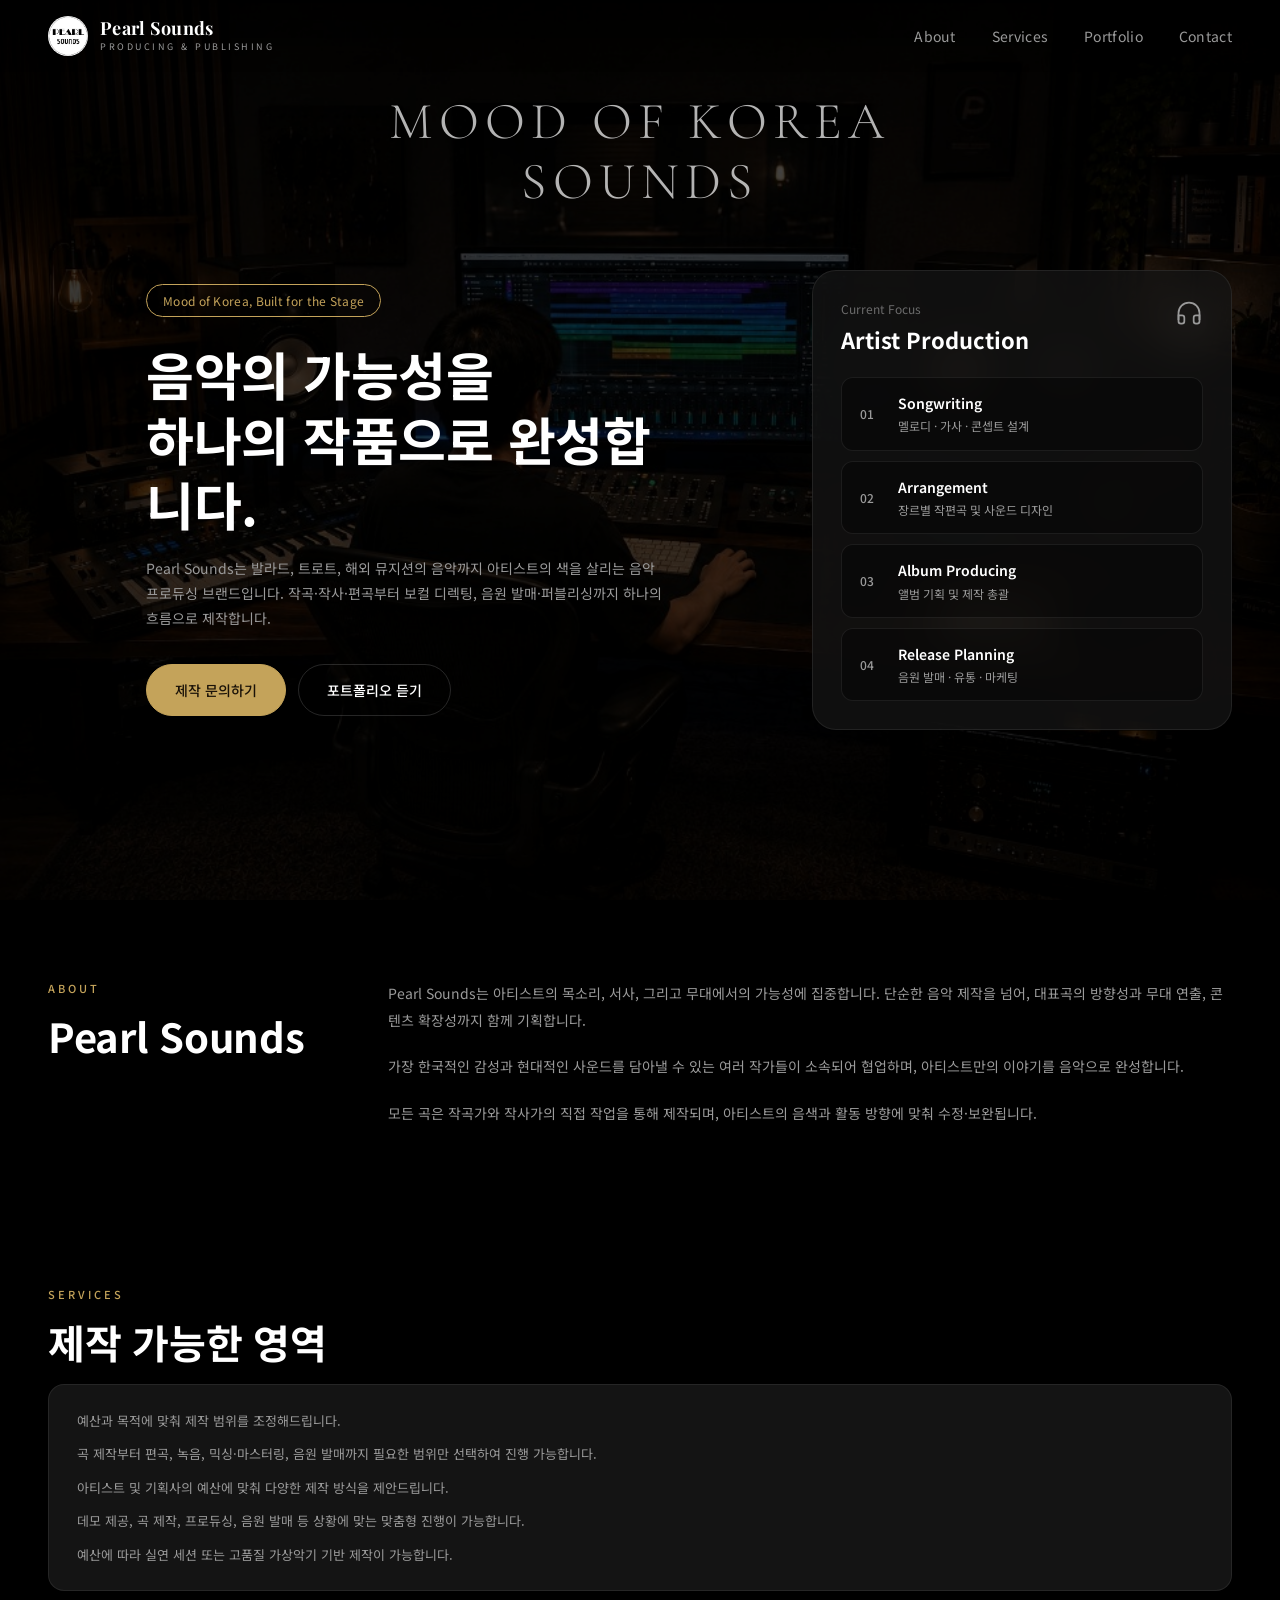
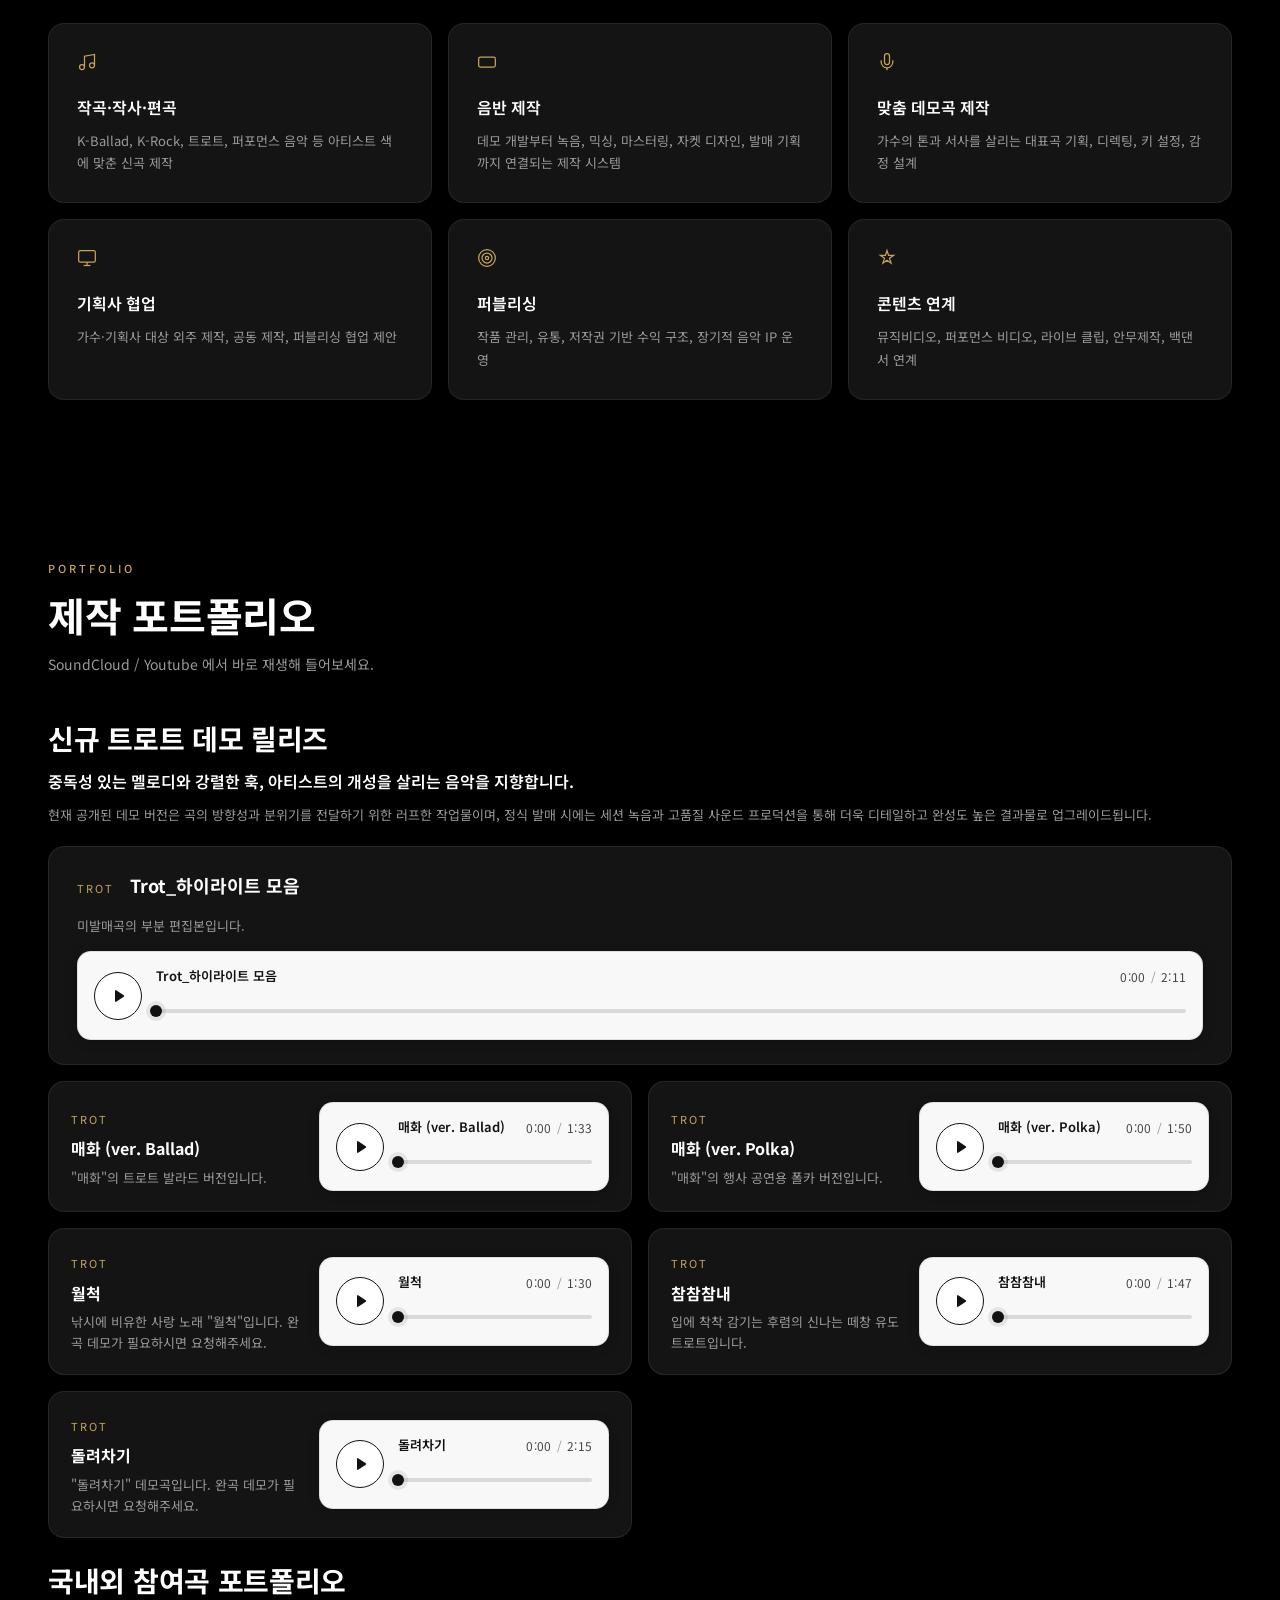
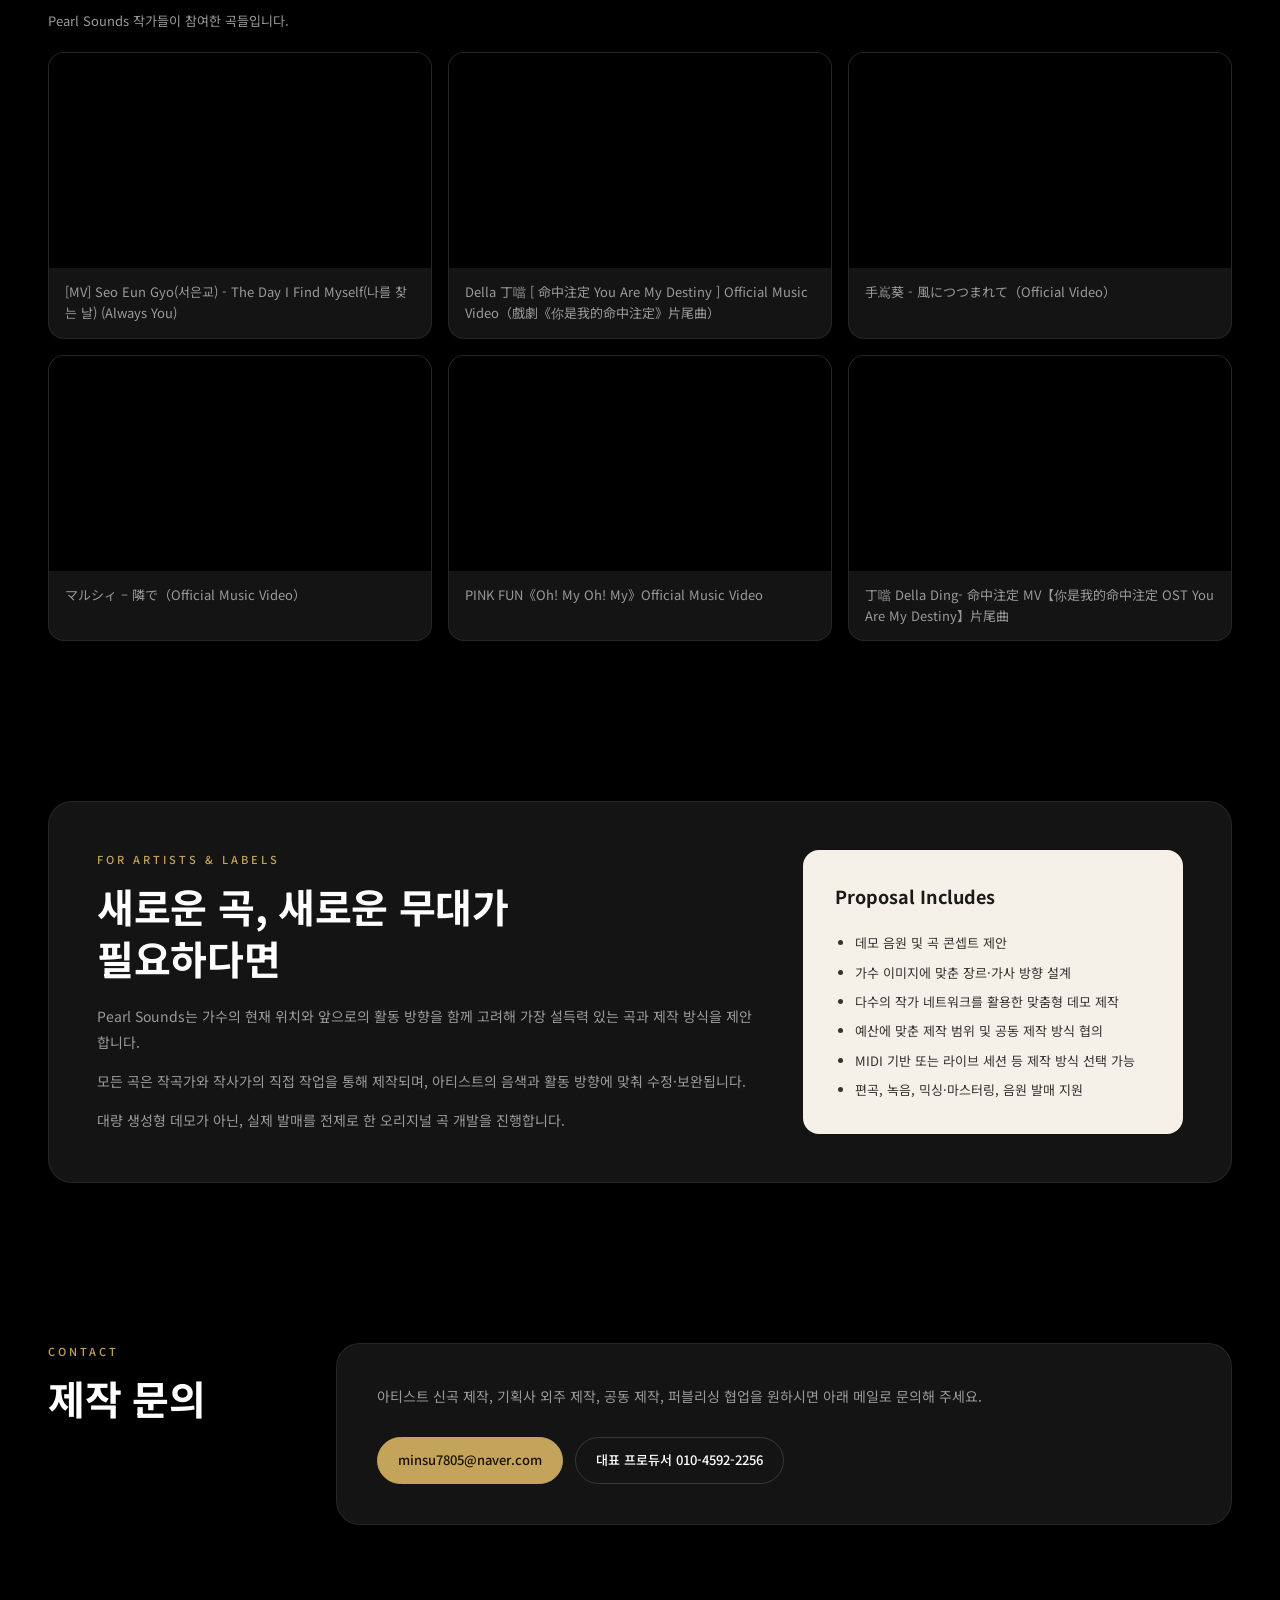
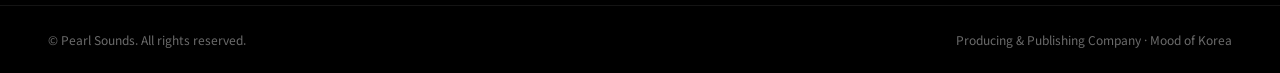
<file: index.html>
<!DOCTYPE html>
<html lang="ko">
<head>
  <meta charset="UTF-8">
  <meta name="viewport" content="width=device-width, initial-scale=1.0">
  <meta name="referrer" content="strict-origin-when-cross-origin">
  <title>Pearl Sounds — Producing & Publishing</title>
  <link rel="icon" href="images/logo.png" type="image/png">
  <link rel="apple-touch-icon" href="images/logo.png">
  <link rel="preconnect" href="https://fonts.googleapis.com">
  <link rel="preconnect" href="https://fonts.gstatic.com" crossorigin>
  <link href="https://fonts.googleapis.com/css2?family=Cormorant+Garamond:wght@300;400&family=Noto+Sans+KR:wght@300;400;500;600;700&family=Playfair+Display:wght@600;700&display=swap" rel="stylesheet">
  <link rel="stylesheet" href="styles.css">
  <style>
    /* 인라인 백업 스타일 - styles.css 로드 실패 시에도 표시 */
    body { background: #000; color: #fff; margin: 0; font-family: 'Noto Sans KR', sans-serif; }
  </style>
</head>
<body>

  <!-- Header -->
  <header class="header">
    <a href="#" class="logo">
      <img src="images/logo.png" alt="" class="logo-icon" width="40" height="40">
      <span class="logo-text">
        <span class="logo-name">Pearl Sounds</span>
        <span class="logo-tagline">PRODUCING &amp; PUBLISHING</span>
      </span>
    </a>
    <nav class="nav">
      <a href="#about">About</a>
      <a href="#services">Services</a>
      <a href="#portfolio">Portfolio</a>
      <a href="#contact">Contact</a>
    </nav>
    <button class="menu-toggle" aria-label="메뉴 열기">
      <span></span><span></span><span></span>
    </button>
  </header>

  <!-- Hero -->
  <section class="hero" id="home">
    <div class="hero-overlay"></div>
    <p class="hero-slogan" aria-hidden="true">Mood of Korea<br>Sounds</p>
    <div class="hero-content">
      <div class="hero-left">
        <span class="badge">Mood of Korea, Built for the Stage</span>
        <h1 class="hero-title">음악의 가능성을<br>하나의 작품으로 완성합니다.</h1>
        <p class="hero-desc">
          Pearl Sounds는 발라드, 트로트, 해외 뮤지션의 음악까지 아티스트의 색을 살리는
          음악 프로듀싱 브랜드입니다. 작곡·작사·편곡부터 보컬 디렉팅, 음원 발매·퍼블리싱까지
          하나의 흐름으로 제작합니다.
        </p>
        <div class="hero-buttons">
          <a href="#contact" class="btn btn-primary">제작 문의하기</a>
          <a href="#portfolio" class="btn btn-outline">포트폴리오 듣기</a>
        </div>
      </div>
      <div class="hero-card">
        <div class="hero-card-header">
          <div>
            <span class="card-label">Current Focus</span>
            <h2 class="card-title">Artist Production</h2>
          </div>
          <svg class="headphone-icon" width="28" height="28" viewBox="0 0 24 24" fill="none" stroke="currentColor" stroke-width="1.5">
            <path d="M3 18v-6a9 9 0 0 1 18 0v6"/>
            <path d="M21 19a2 2 0 0 1-2 2h-1a2 2 0 0 1-2-2v-3a2 2 0 0 1 2-2h3zM3 19a2 2 0 0 0 2 2h1a2 2 0 0 0 2-2v-3a2 2 0 0 0-2-2H3z"/>
          </svg>
        </div>
        <ul class="focus-list">
          <li>
            <span class="focus-num">01</span>
            <div>
              <strong>Songwriting</strong>
              <span>멜로디 · 가사 · 콘셉트 설계</span>
            </div>
          </li>
          <li>
            <span class="focus-num">02</span>
            <div>
              <strong>Arrangement</strong>
              <span>장르별 작편곡 및 사운드 디자인</span>
            </div>
          </li>
          <li>
            <span class="focus-num">03</span>
            <div>
              <strong>Album Producing</strong>
              <span>앨범 기획 및 제작 총괄</span>
            </div>
          </li>
          <li>
            <span class="focus-num">04</span>
            <div>
              <strong>Release Planning</strong>
              <span>음원 발매 · 유통 · 마케팅</span>
            </div>
          </li>
        </ul>
      </div>
    </div>
  </section>

  <main class="main">

    <!-- About -->
    <section class="section about" id="about">
      <div class="section-inner about-grid">
        <div class="about-left">
          <span class="section-label">ABOUT</span>
          <h2 class="section-title">Pearl Sounds</h2>
        </div>
        <div class="about-right">
          <p>Pearl Sounds는 아티스트의 목소리, 서사, 그리고 무대에서의 가능성에 집중합니다. 단순한 음악 제작을 넘어, 대표곡의 방향성과 무대 연출, 콘텐츠 확장성까지 함께 기획합니다.</p>
          <p>가장 한국적인 감성과 현대적인 사운드를 담아낼 수 있는 여러 작가들이 소속되어 협업하며, 아티스트만의 이야기를 음악으로 완성합니다.</p>
          <p>모든 곡은 작곡가와 작사가의 직접 작업을 통해 제작되며, 아티스트의 음색과 활동 방향에 맞춰 수정·보완됩니다.</p>
        </div>
      </div>
    </section>

    <!-- Services -->
    <section class="section services" id="services">
      <div class="section-inner">
        <span class="section-label">SERVICES</span>
        <h2 class="section-title">제작 가능한 영역</h2>
        <div class="services-note">
          <p>예산과 목적에 맞춰 제작 범위를 조정해드립니다.</p>
          <p>곡 제작부터 편곡, 녹음, 믹싱·마스터링, 음원 발매까지 필요한 범위만 선택하여 진행 가능합니다.</p>
          <p>아티스트 및 기획사의 예산에 맞춰 다양한 제작 방식을 제안드립니다.</p>
          <p>데모 제공, 곡 제작, 프로듀싱, 음원 발매 등 상황에 맞는 맞춤형 진행이 가능합니다.</p>
          <p>예산에 따라 실연 세션 또는 고품질 가상악기 기반 제작이 가능합니다.</p>
        </div>
        <div class="services-grid">
          <article class="service-card">
            <svg class="service-icon" viewBox="0 0 24 24" fill="none" stroke="currentColor" stroke-width="1.5"><path d="M9 18V5l12-2v13"/><circle cx="6" cy="18" r="3"/><circle cx="18" cy="16" r="3"/></svg>
            <h3>작곡·작사·편곡</h3>
            <p>K-Ballad, K-Rock, 트로트, 퍼포먼스 음악 등 아티스트 색에 맞춘 신곡 제작</p>
          </article>
          <article class="service-card">
            <svg class="service-icon" viewBox="0 0 24 24" fill="none" stroke="currentColor" stroke-width="1.5"><rect x="2" y="6" width="20" height="12" rx="2"/><path d="M6 12h.01M10 12h.01M14 12h.01M18 12h.01"/></svg>
            <h3>음반 제작</h3>
            <p>데모 개발부터 녹음, 믹싱, 마스터링, 자켓 디자인, 발매 기획까지 연결되는 제작 시스템</p>
          </article>
          <article class="service-card">
            <svg class="service-icon" viewBox="0 0 24 24" fill="none" stroke="currentColor" stroke-width="1.5"><path d="M12 2a3 3 0 0 0-3 3v7a3 3 0 0 0 6 0V5a3 3 0 0 0-3-3Z"/><path d="M19 10v2a7 7 0 0 1-14 0v-2"/><line x1="12" x2="12" y1="19" y2="22"/></svg>
            <h3>맞춤 데모곡 제작</h3>
            <p>가수의 톤과 서사를 살리는 대표곡 기획, 디렉팅, 키 설정, 감정 설계</p>
          </article>
          <article class="service-card">
            <svg class="service-icon" viewBox="0 0 24 24" fill="none" stroke="currentColor" stroke-width="1.5"><rect x="2" y="3" width="20" height="14" rx="2"/><line x1="8" x2="16" y1="21" y2="21"/><line x1="12" x2="12" y1="17" y2="21"/></svg>
            <h3>기획사 협업</h3>
            <p>가수·기획사 대상 외주 제작, 공동 제작, 퍼블리싱 협업 제안</p>
          </article>
          <article class="service-card">
            <svg class="service-icon" viewBox="0 0 24 24" fill="none" stroke="currentColor" stroke-width="1.5"><circle cx="12" cy="12" r="10"/><circle cx="12" cy="12" r="6"/><circle cx="12" cy="12" r="2"/></svg>
            <h3>퍼블리싱</h3>
            <p>작품 관리, 유통, 저작권 기반 수익 구조, 장기적 음악 IP 운영</p>
          </article>
          <article class="service-card">
            <svg class="service-icon" viewBox="0 0 24 24" fill="none" stroke="currentColor" stroke-width="1.5"><path d="m12 3-1.9 5.8H4l5 3.6-1.9 5.8L12 14.6l4.9 3.6-1.9-5.8 5-3.6h-6.1Z"/></svg>
            <h3>콘텐츠 연계</h3>
            <p>뮤직비디오, 퍼포먼스 비디오, 라이브 클립, 안무제작, 백댄서 연계</p>
          </article>
        </div>
      </div>
    </section>

    <!-- Portfolio -->
    <section class="section portfolio" id="portfolio">
      <div class="section-inner">
        <span class="section-label">PORTFOLIO</span>
        <h2 class="section-title">제작 포트폴리오</h2>
        <p class="portfolio-desc">SoundCloud / Youtube 에서 바로 재생해 들어보세요.</p>
        <div class="portfolio-list" id="portfolio-list"></div>
      </div>
    </section>

    <!-- Artists & Labels -->
    <section class="section artists" id="artists">
      <div class="section-inner artists-box">
        <div class="artists-left">
          <span class="section-label">FOR ARTISTS &amp; LABELS</span>
          <h2 class="section-title">새로운 곡, 새로운 무대가<br>필요하다면</h2>
          <p class="artists-desc">Pearl Sounds는 가수의 현재 위치와 앞으로의 활동 방향을 함께 고려해 가장 설득력 있는 곡과 제작 방식을 제안합니다.</p>
          <p class="artists-desc">모든 곡은 작곡가와 작사가의 직접 작업을 통해 제작되며, 아티스트의 음색과 활동 방향에 맞춰 수정·보완됩니다.</p>
          <p class="artists-desc">대량 생성형 데모가 아닌, 실제 발매를 전제로 한 오리지널 곡 개발을 진행합니다.</p>
        </div>
        <div class="proposal-card">
          <h3>Proposal Includes</h3>
          <ul>
            <li>데모 음원 및 곡 콘셉트 제안</li>
            <li>가수 이미지에 맞춘 장르·가사 방향 설계</li>
            <li>다수의 작가 네트워크를 활용한 맞춤형 데모 제작</li>
            <li>예산에 맞춘 제작 범위 및 공동 제작 방식 협의</li>
            <li>MIDI 기반 또는 라이브 세션 등 제작 방식 선택 가능</li>
            <li>편곡, 녹음, 믹싱·마스터링, 음원 발매 지원</li>
          </ul>
        </div>
      </div>
    </section>

    <!-- Contact -->
    <section class="section contact" id="contact">
      <div class="section-inner contact-grid">
        <div class="contact-left">
          <span class="section-label">CONTACT</span>
          <h2 class="section-title">제작 문의</h2>
        </div>
        <div class="contact-box">
          <p>아티스트 신곡 제작, 기획사 외주 제작, 공동 제작, 퍼블리싱 협업을 원하시면 아래 메일로 문의해 주세요.</p>
          <div class="contact-buttons">
            <a href="mailto:minsu7805@naver.com" class="btn btn-primary contact-btn">minsu7805@naver.com</a>
            <a href="tel:010-4592-2256" class="btn btn-outline contact-btn">대표 프로듀서 010-4592-2256</a>
          </div>
        </div>
      </div>
    </section>

  </main>

  <!-- Footer -->
  <footer class="footer">
    <span>© Pearl Sounds. All rights reserved.</span>
    <span>Producing &amp; Publishing Company · Mood of Korea</span>
  </footer>

  <script src="audio-player.js"></script>
  <script src="portfolio.js"></script>
  <script src="script.js"></script>
</body>
</html>
</file>
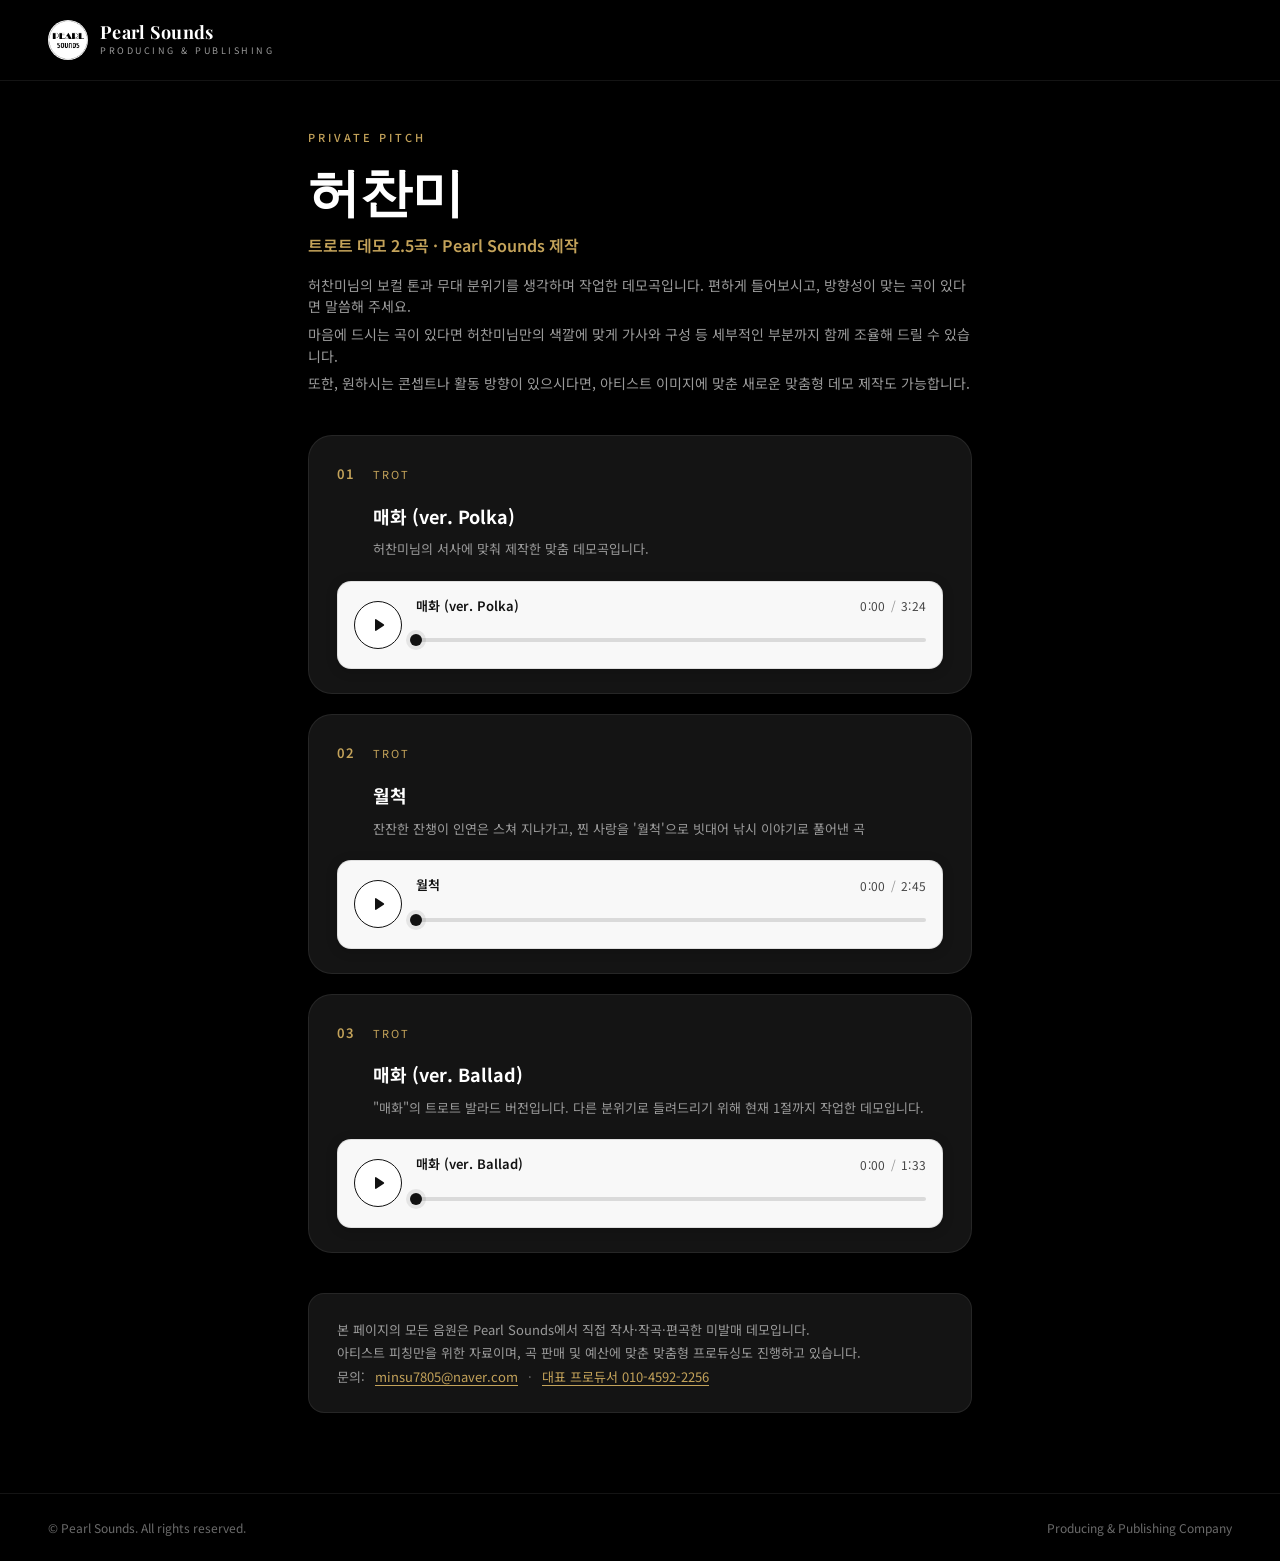
<file: pitch/heochanmi/index.html>
<!DOCTYPE html>
<html lang="ko">
<head>
  <meta charset="UTF-8">
  <meta name="viewport" content="width=device-width, initial-scale=1.0">
  <meta name="referrer" content="strict-origin-when-cross-origin">
  <meta name="robots" content="noindex, nofollow">
  <title>허찬미 · 데모 피칭 | Pearl Sounds</title>
  <link rel="icon" href="/images/logo.png" type="image/png">
  <link rel="preconnect" href="https://fonts.googleapis.com">
  <link rel="preconnect" href="https://fonts.gstatic.com" crossorigin>
  <link href="https://fonts.googleapis.com/css2?family=Noto+Sans+KR:wght@300;400;500;600;700&family=Playfair+Display:wght@600;700&display=swap" rel="stylesheet">
  <link rel="stylesheet" href="/styles.css">
</head>
<body class="pitch-page">

  <header class="pitch-header">
    <a href="/" class="logo">
      <img src="/images/logo.png" alt="" class="logo-icon" width="40" height="40">
      <span class="logo-text">
        <span class="logo-name">Pearl Sounds</span>
        <span class="logo-tagline">PRODUCING &amp; PUBLISHING</span>
      </span>
    </a>
  </header>

  <main class="pitch-main">
    <section class="pitch-hero">
      <span class="section-label">PRIVATE PITCH</span>
      <h1 class="pitch-title">허찬미</h1>
      <p class="pitch-lead">트로트 데모 2.5곡 · Pearl Sounds 제작</p>
      <div class="pitch-desc">
        <p>허찬미님의 보컬 톤과 무대 분위기를 생각하며 작업한 데모곡입니다. 편하게 들어보시고, 방향성이 맞는 곡이 있다면 말씀해 주세요.</p>
        <p>마음에 드시는 곡이 있다면 허찬미님만의 색깔에 맞게 가사와 구성 등 세부적인 부분까지 함께 조율해 드릴 수 있습니다.</p>
        <p>또한, 원하시는 콘셉트나 활동 방향이 있으시다면, 아티스트 이미지에 맞춘 새로운 맞춤형 데모 제작도 가능합니다.</p>
      </div>
    </section>

    <section class="pitch-tracks">
      <div class="pitch-track-list" id="pitch-track-list"></div>
    </section>

    <section class="pitch-note">
      <p>본 페이지의 모든 음원은 Pearl Sounds에서 직접 작사·작곡·편곡한 미발매 데모입니다.</p>
      <p>아티스트 피칭만을 위한 자료이며, 곡 판매 및 예산에 맞춘 맞춤형 프로듀싱도 진행하고 있습니다.</p>
      <p class="pitch-contact">
        문의:
        <a href="mailto:minsu7805@naver.com">minsu7805@naver.com</a>
        <span class="pitch-contact-sep">·</span>
        <a href="tel:010-4592-2256">대표 프로듀서 010-4592-2256</a>
      </p>
    </section>
  </main>

  <footer class="footer pitch-footer">
    <span>© Pearl Sounds. All rights reserved.</span>
    <span>Producing &amp; Publishing Company</span>
  </footer>

  <script src="/audio-player.js"></script>
  <script src="/pitch/pitch.js"></script>
  <script src="/pitch/heochanmi/tracks.js"></script>
</body>
</html>
</file>
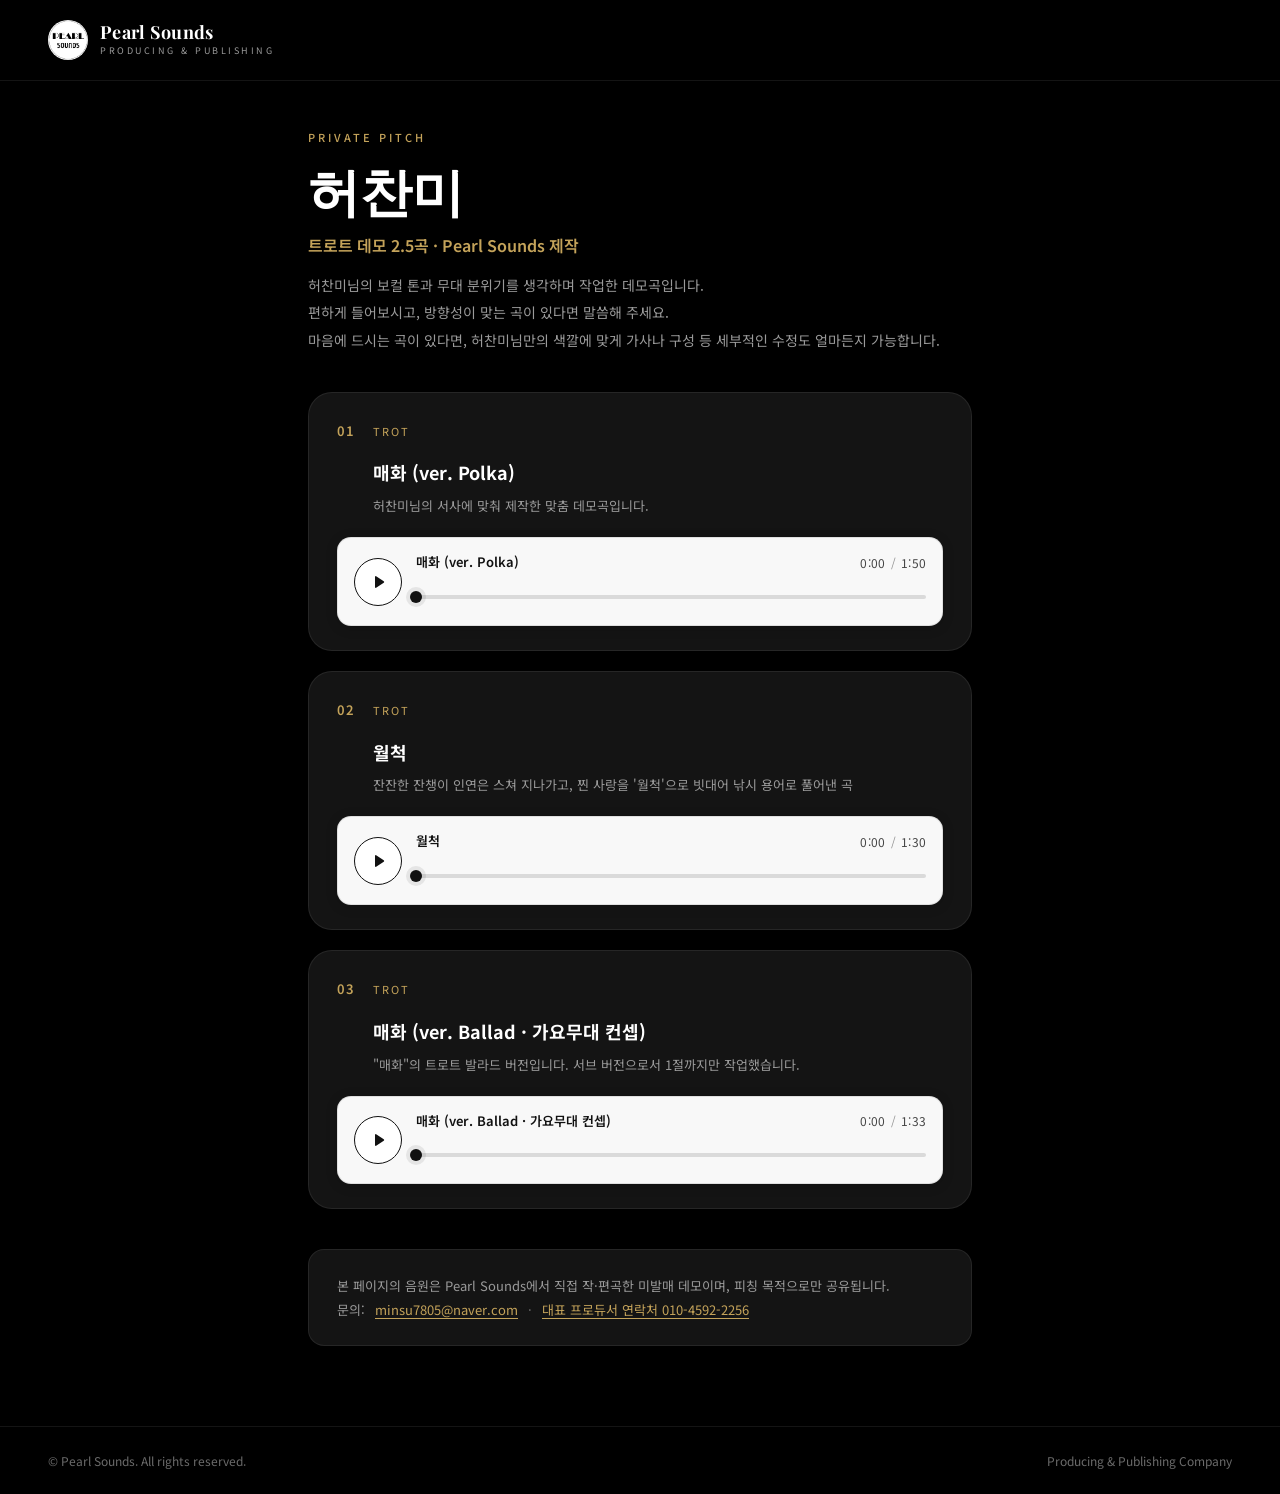
<file: pitch/heochanni/index.html>
<!DOCTYPE html>
<html lang="ko">
<head>
  <meta charset="UTF-8">
  <meta name="viewport" content="width=device-width, initial-scale=1.0">
  <meta name="referrer" content="strict-origin-when-cross-origin">
  <meta name="robots" content="noindex, nofollow">
  <title>허찬미 · 데모 피칭 | Pearl Sounds</title>
  <link rel="icon" href="/images/logo.png" type="image/png">
  <link rel="preconnect" href="https://fonts.googleapis.com">
  <link rel="preconnect" href="https://fonts.gstatic.com" crossorigin>
  <link href="https://fonts.googleapis.com/css2?family=Noto+Sans+KR:wght@300;400;500;600;700&family=Playfair+Display:wght@600;700&display=swap" rel="stylesheet">
  <link rel="stylesheet" href="/styles.css">
</head>
<body class="pitch-page">

  <header class="pitch-header">
    <a href="/" class="logo">
      <img src="/images/logo.png" alt="" class="logo-icon" width="40" height="40">
      <span class="logo-text">
        <span class="logo-name">Pearl Sounds</span>
        <span class="logo-tagline">PRODUCING &amp; PUBLISHING</span>
      </span>
    </a>
  </header>

  <main class="pitch-main">
    <section class="pitch-hero">
      <span class="section-label">PRIVATE PITCH</span>
      <h1 class="pitch-title">허찬미</h1>
      <p class="pitch-lead">트로트 데모 2.5곡 · Pearl Sounds 제작</p>
      <div class="pitch-desc">
        <p>허찬미님의 보컬 톤과 무대 분위기를 생각하며 작업한 데모곡입니다.</p>
        <p>편하게 들어보시고, 방향성이 맞는 곡이 있다면 말씀해 주세요.</p>
        <p>마음에 드시는 곡이 있다면, 허찬미님만의 색깔에 맞게 가사나 구성 등 세부적인 수정도 얼마든지 가능합니다.</p>
      </div>
    </section>

    <section class="pitch-tracks">
      <div class="pitch-track-list" id="pitch-track-list"></div>
    </section>

    <section class="pitch-note">
      <p>본 페이지의 음원은 Pearl Sounds에서 직접 작·편곡한 미발매 데모이며, 피칭 목적으로만 공유됩니다.</p>
      <p class="pitch-contact">
        문의:
        <a href="mailto:minsu7805@naver.com">minsu7805@naver.com</a>
        <span class="pitch-contact-sep">·</span>
        <a href="tel:010-4592-2256">대표 프로듀서 연락처 010-4592-2256</a>
      </p>
    </section>
  </main>

  <footer class="footer pitch-footer">
    <span>© Pearl Sounds. All rights reserved.</span>
    <span>Producing &amp; Publishing Company</span>
  </footer>

  <script src="/audio-player.js"></script>
  <script src="/pitch/pitch.js"></script>
  <script src="/pitch/heochanni/tracks.js"></script>
</body>
</html>
</file>
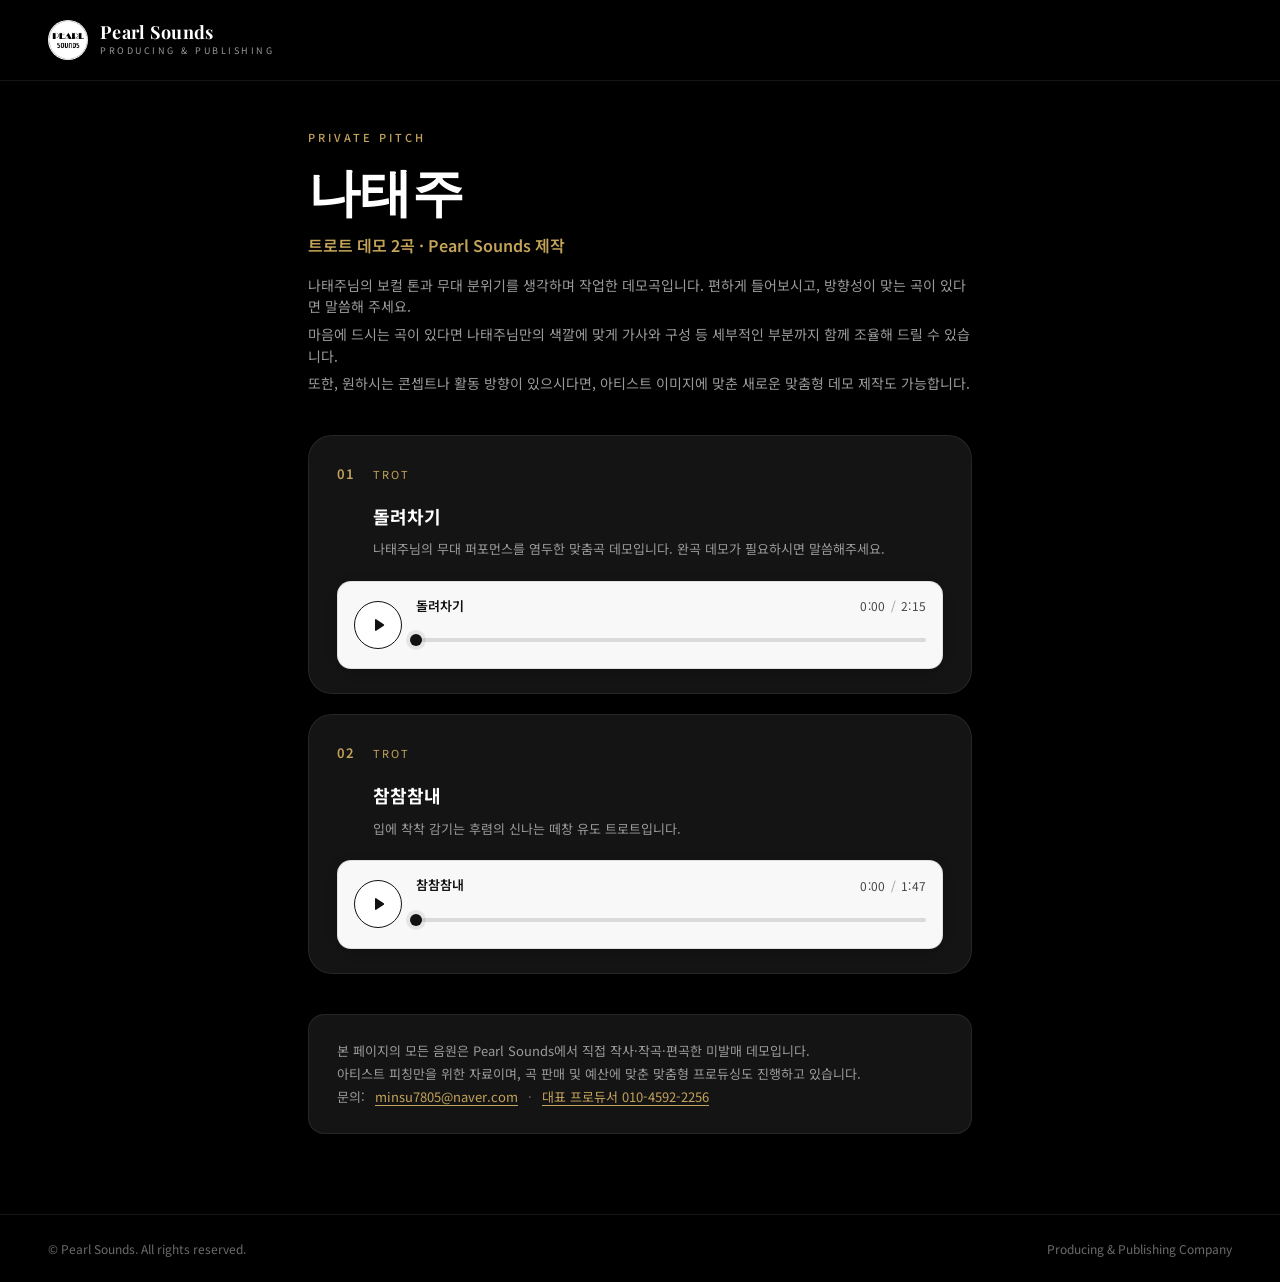
<file: pitch/nataeju/index.html>
<!DOCTYPE html>
<html lang="ko">
<head>
  <meta charset="UTF-8">
  <meta name="viewport" content="width=device-width, initial-scale=1.0">
  <meta name="referrer" content="strict-origin-when-cross-origin">
  <meta name="robots" content="noindex, nofollow">
  <base href="/" id="site-base">
  <script>
    (function () {
      if (location.protocol === 'file:') {
        document.getElementById('site-base').href = '../../';
      }
    })();
  </script>
  <title>나태주 · 데모 피칭 | Pearl Sounds</title>
  <link rel="icon" href="images/logo.png" type="image/png">
  <link rel="preconnect" href="https://fonts.googleapis.com">
  <link rel="preconnect" href="https://fonts.gstatic.com" crossorigin>
  <link href="https://fonts.googleapis.com/css2?family=Noto+Sans+KR:wght@300;400;500;600;700&family=Playfair+Display:wght@600;700&display=swap" rel="stylesheet">
  <link rel="stylesheet" href="styles.css">
</head>
<body class="pitch-page">

  <header class="pitch-header">
    <a href="index.html" class="logo">
      <img src="images/logo.png" alt="" class="logo-icon" width="40" height="40">
      <span class="logo-text">
        <span class="logo-name">Pearl Sounds</span>
        <span class="logo-tagline">PRODUCING &amp; PUBLISHING</span>
      </span>
    </a>
  </header>

  <main class="pitch-main">
    <section class="pitch-hero">
      <span class="section-label">PRIVATE PITCH</span>
      <h1 class="pitch-title">나태주</h1>
      <p class="pitch-lead">트로트 데모 2곡 · Pearl Sounds 제작</p>
      <div class="pitch-desc">
        <p>나태주님의 보컬 톤과 무대 분위기를 생각하며 작업한 데모곡입니다. 편하게 들어보시고, 방향성이 맞는 곡이 있다면 말씀해 주세요.</p>
        <p>마음에 드시는 곡이 있다면 나태주님만의 색깔에 맞게 가사와 구성 등 세부적인 부분까지 함께 조율해 드릴 수 있습니다.</p>
        <p>또한, 원하시는 콘셉트나 활동 방향이 있으시다면, 아티스트 이미지에 맞춘 새로운 맞춤형 데모 제작도 가능합니다.</p>
      </div>
    </section>

    <section class="pitch-tracks">
      <div class="pitch-track-list" id="pitch-track-list"></div>
    </section>

    <section class="pitch-note">
      <p>본 페이지의 모든 음원은 Pearl Sounds에서 직접 작사·작곡·편곡한 미발매 데모입니다.</p>
      <p>아티스트 피칭만을 위한 자료이며, 곡 판매 및 예산에 맞춘 맞춤형 프로듀싱도 진행하고 있습니다.</p>
      <p class="pitch-contact">
        문의:
        <a href="mailto:minsu7805@naver.com">minsu7805@naver.com</a>
        <span class="pitch-contact-sep">·</span>
        <a href="tel:010-4592-2256">대표 프로듀서 010-4592-2256</a>
      </p>
    </section>
  </main>

  <footer class="footer pitch-footer">
    <span>© Pearl Sounds. All rights reserved.</span>
    <span>Producing &amp; Publishing Company</span>
  </footer>

  <script src="audio-player.js"></script>
  <script src="pitch/pitch.js"></script>
  <script src="pitch/nataeju/tracks.js"></script>
</body>
</html>
</file>
<file: styles.css>
/* ===== Reset & Variables ===== */
*, *::before, *::after {
  box-sizing: border-box;
  margin: 0;
  padding: 0;
}

:root {
  --bg: #000000;
  --bg-card: #141414;
  --bg-card-hover: #1a1a1a;
  --bg-glass: rgba(20, 20, 20, 0.75);
  --gold: #c4a35a;
  --gold-light: #d4b56a;
  --text: #ffffff;
  --text-muted: #9a9a9a;
  --text-dim: #6b6b6b;
  --border: rgba(255, 255, 255, 0.08);
  --border-light: rgba(255, 255, 255, 0.15);
  --radius: 16px;
  --radius-lg: 24px;
  --font-sans: 'Noto Sans KR', -apple-system, BlinkMacSystemFont, sans-serif;
  --font-serif: 'Playfair Display', Georgia, serif;
  --font-slogan: 'Cormorant Garamond', Georgia, serif;
  --max-width: 1200px;
  --header-h: 72px;
}

html {
  scroll-behavior: smooth;
}

body {
  font-family: var(--font-sans);
  background: var(--bg);
  color: var(--text);
  line-height: 1.6;
  -webkit-font-smoothing: antialiased;
}

a {
  color: inherit;
  text-decoration: none;
}

ul {
  list-style: none;
}

img {
  max-width: 100%;
  display: block;
}

/* ===== Header ===== */
.header {
  position: fixed;
  top: 0;
  left: 0;
  right: 0;
  z-index: 100;
  display: flex;
  align-items: center;
  justify-content: space-between;
  padding: 16px 48px;
  background: linear-gradient(to bottom, rgba(0,0,0,0.7) 0%, transparent 100%);
}

.logo {
  display: flex;
  align-items: center;
  gap: 12px;
}

.logo-icon {
  display: block;
  width: 40px;
  height: 40px;
  border-radius: 50%;
  object-fit: contain;
  flex-shrink: 0;
}

.logo-text {
  display: flex;
  flex-direction: column;
}

.logo-name {
  font-family: var(--font-serif);
  font-size: 18px;
  font-weight: 700;
  letter-spacing: 0.3px;
  line-height: 1.2;
}

.logo-tagline {
  font-size: 9px;
  letter-spacing: 2.5px;
  color: var(--text-muted);
  font-weight: 400;
}

.nav {
  display: flex;
  gap: 36px;
}

.nav a {
  font-size: 14px;
  color: var(--text-muted);
  transition: color 0.2s;
  letter-spacing: 0.3px;
}

.nav a:hover {
  color: var(--text);
}

.menu-toggle {
  display: none;
  flex-direction: column;
  gap: 5px;
  background: none;
  border: none;
  cursor: pointer;
  padding: 4px;
}

.menu-toggle span {
  display: block;
  width: 22px;
  height: 2px;
  background: var(--text);
  border-radius: 1px;
}

/* ===== Buttons ===== */
.btn {
  display: inline-flex;
  align-items: center;
  justify-content: center;
  padding: 14px 28px;
  border-radius: 50px;
  font-size: 14px;
  font-weight: 500;
  font-family: var(--font-sans);
  cursor: pointer;
  transition: all 0.25s ease;
  border: 1.5px solid transparent;
  white-space: nowrap;
}

.btn-primary {
  background: var(--gold);
  color: #1a1208;
  border-color: var(--gold);
}

.btn-primary:hover {
  background: var(--gold-light);
  border-color: var(--gold-light);
}

.btn-outline {
  background: transparent;
  color: var(--text);
  border-color: var(--border-light);
}

.btn-outline:hover {
  border-color: rgba(255,255,255,0.4);
  background: rgba(255,255,255,0.05);
}

.btn-full {
  width: 100%;
}

/* ===== Hero ===== */
.hero {
  position: relative;
  z-index: 1;
  min-height: 100vh;
  display: flex;
  align-items: center;
  justify-content: center;
  padding: calc(var(--header-h) + 60px) 48px 80px;
  background: transparent;
}

.hero::before {
  content: '';
  position: fixed;
  top: 0;
  left: 0;
  width: 100%;
  height: 100vh;
  background: url('images/hero-bg.png') center / cover no-repeat;
  opacity: 0.5;
  z-index: -1;
  pointer-events: none;
}

.hero-overlay {
  position: absolute;
  inset: 0;
  z-index: 0;
  background: linear-gradient(
    135deg,
    rgba(0, 0, 0, 0.6) 0%,
    rgba(0, 0, 0, 0.45) 50%,
    rgba(0, 0, 0, 0.55) 100%
  );
}

.hero-slogan {
  position: absolute;
  top: calc(var(--header-h) + 20px);
  left: 0;
  right: 0;
  width: 100%;
  margin: 0;
  padding: 0 48px;
  font-family: var(--font-slogan);
  font-size: clamp(28px, 4.5vw, 52px);
  font-weight: 300;
  letter-spacing: 0.12em;
  text-transform: uppercase;
  color: #ffffff;
  opacity: 0.7;
  line-height: 1.15;
  z-index: 0;
  pointer-events: none;
  text-align: center;
}

.hero-content {
  position: relative;
  z-index: 1;
  display: grid;
  grid-template-columns: 1fr 420px;
  gap: 48px;
  align-items: center;
  justify-items: center;
  max-width: var(--max-width);
  margin: 48px auto 0;
  width: 100%;
}

.hero-left {
  display: flex;
  flex-direction: column;
  align-items: flex-start;
  text-align: left;
  width: 100%;
  max-width: 520px;
}

.badge {
  display: inline-block;
  padding: 6px 16px;
  border: 1px solid var(--gold);
  border-radius: 50px;
  font-size: 12px;
  color: var(--gold);
  letter-spacing: 0.3px;
  margin-bottom: 24px;
}

.hero-title {
  font-size: clamp(32px, 4.5vw, 52px);
  font-weight: 700;
  line-height: 1.25;
  letter-spacing: -0.5px;
  margin-bottom: 20px;
  text-align: left;
}

.hero-desc {
  font-size: 14px;
  color: var(--text-muted);
  line-height: 1.8;
  max-width: 520px;
  margin: 0 0 32px;
  text-align: left;
}

.hero-buttons {
  display: flex;
  gap: 12px;
  flex-wrap: wrap;
  justify-content: flex-start;
}

/* Hero Card */
.hero-card {
  width: 100%;
  max-width: 420px;
  background: var(--bg-glass);
  backdrop-filter: blur(20px);
  -webkit-backdrop-filter: blur(20px);
  border: 1px solid var(--border);
  border-radius: var(--radius-lg);
  padding: 28px;
}

.hero-card-header {
  display: flex;
  justify-content: space-between;
  align-items: flex-start;
  margin-bottom: 20px;
}

.card-label {
  display: block;
  font-size: 12px;
  color: var(--text-dim);
  margin-bottom: 4px;
}

.card-title {
  font-size: 22px;
  font-weight: 700;
}

.headphone-icon {
  color: var(--text-muted);
  flex-shrink: 0;
}

.focus-list {
  display: flex;
  flex-direction: column;
  gap: 10px;
}

.focus-list li {
  display: flex;
  align-items: center;
  gap: 16px;
  background: rgba(0, 0, 0, 0.4);
  border: 1px solid var(--border);
  border-radius: 12px;
  padding: 14px 18px;
}

.focus-num {
  font-size: 13px;
  color: var(--text-dim);
  font-weight: 500;
  min-width: 22px;
}

.focus-list li div {
  display: flex;
  flex-direction: column;
  gap: 2px;
}

.focus-list li strong {
  font-size: 14px;
  font-weight: 600;
}

.focus-list li span {
  font-size: 12px;
  color: var(--text-muted);
}

/* ===== Main Sections ===== */
.main {
  position: relative;
  z-index: 2;
  background: var(--bg);
}

.section {
  padding: 80px 48px;
}

.section-inner {
  max-width: var(--max-width);
  margin: 0 auto;
}

.section-label {
  display: block;
  font-size: 11px;
  letter-spacing: 3px;
  color: var(--gold);
  font-weight: 500;
  margin-bottom: 12px;
}

.section-title {
  font-size: clamp(28px, 3.5vw, 40px);
  font-weight: 700;
  line-height: 1.3;
  letter-spacing: -0.3px;
}

/* ===== About ===== */
.about-grid {
  display: grid;
  grid-template-columns: 280px 1fr;
  gap: 60px;
  align-items: start;
}

.about-right p {
  font-size: 14px;
  color: var(--text-muted);
  line-height: 1.9;
  margin-bottom: 20px;
}

.about-right p:last-child {
  margin-bottom: 0;
}

/* ===== Services ===== */
.services .section-title {
  margin-bottom: 16px;
}

.services-note {
  margin-bottom: 32px;
  padding: 24px 28px;
  background: var(--bg-card);
  border: 1px solid var(--border);
  border-radius: var(--radius);
}

.services-note p {
  font-size: 13px;
  color: var(--text-muted);
  line-height: 1.8;
  margin-bottom: 10px;
}

.services-note p:last-child {
  margin-bottom: 0;
}

.services-grid {
  display: grid;
  grid-template-columns: repeat(3, 1fr);
  gap: 16px;
}

.service-card {
  background: var(--bg-card);
  border: 1px solid var(--border);
  border-radius: var(--radius);
  padding: 28px;
  transition: background 0.2s, border-color 0.2s;
}

.service-card:hover {
  background: var(--bg-card-hover);
  border-color: rgba(255,255,255,0.12);
}

.service-icon {
  width: 20px;
  height: 20px;
  color: var(--gold);
  margin-bottom: 16px;
}

.service-card h3 {
  font-size: 16px;
  font-weight: 600;
  margin-bottom: 10px;
}

.service-card p {
  font-size: 13px;
  color: var(--text-muted);
  line-height: 1.7;
}

/* ===== Portfolio ===== */
.portfolio .section-title {
  margin-bottom: 12px;
}

.portfolio-desc {
  font-size: 14px;
  color: var(--text-muted);
  margin-bottom: 40px;
}

.portfolio-list {
  display: flex;
  flex-direction: column;
  gap: 24px;
}

.portfolio-item {
  display: flex;
  flex-direction: column;
  gap: 20px;
}

.portfolio-section-header {
  display: flex;
  flex-direction: column;
  gap: 8px;
}

.portfolio-section-title,
.youtube-section-title {
  font-size: clamp(20px, 2.5vw, 28px);
  font-weight: 700;
  letter-spacing: -0.3px;
  color: var(--text);
}

.portfolio-section-lead {
  font-size: 16px;
  font-weight: 600;
  color: var(--text);
  line-height: 1.7;
}

.portfolio-section-desc {
  font-size: 13px;
  color: var(--text-muted);
  line-height: 1.7;
}

.portfolio-card {
  display: grid;
  grid-template-columns: 260px 1fr;
  gap: 28px;
  align-items: center;
  background: var(--bg-card);
  border: 1px solid var(--border);
  border-radius: var(--radius);
  padding: 24px 28px;
  transition: background 0.2s, border-color 0.2s;
}

.portfolio-card:hover {
  background: var(--bg-card-hover);
  border-color: rgba(255, 255, 255, 0.12);
}

.portfolio-tag {
  display: inline-block;
  font-size: 11px;
  letter-spacing: 2px;
  color: var(--gold);
  text-transform: uppercase;
  margin-bottom: 10px;
}

.portfolio-info h3 {
  font-size: 18px;
  font-weight: 700;
  margin-bottom: 8px;
}

.portfolio-info p {
  font-size: 13px;
  color: var(--text-muted);
  line-height: 1.7;
}

.portfolio-player {
  width: 100%;
  min-width: 0;
}

.portfolio-iframe {
  width: 100%;
  height: 166px;
  border: none;
  border-radius: 12px;
  display: block;
}

.portfolio-placeholder {
  display: flex;
  align-items: center;
  justify-content: center;
  min-height: 120px;
  padding: 20px;
  border: 1px dashed var(--border-light);
  border-radius: 12px;
  font-size: 13px;
  color: var(--text-dim);
  text-align: center;
  line-height: 1.7;
}

.portfolio-placeholder code {
  color: var(--gold);
  font-size: 12px;
}

.soundcloud-sections {
  display: flex;
  flex-direction: column;
  gap: 16px;
}

.soundcloud-featured {
  width: 100%;
}

.soundcloud-featured .portfolio-card--wide {
  grid-template-columns: 1fr;
  gap: 14px;
  align-items: stretch;
}

.soundcloud-featured .portfolio-info {
  display: flex;
  flex-wrap: wrap;
  align-items: baseline;
  gap: 8px 16px;
}

.soundcloud-featured .portfolio-info h3 {
  margin-bottom: 0;
}

.soundcloud-featured .portfolio-info p {
  flex: 1 1 100%;
  margin: 0;
}

.portfolio-card--wide {
  grid-template-columns: minmax(220px, 280px) 1fr;
  align-items: center;
}

.soundcloud-grid {
  display: grid;
  grid-template-columns: repeat(2, 1fr);
  gap: 16px;
}

.portfolio-card--compact {
  grid-template-columns: minmax(170px, 230px) 1fr;
  gap: 18px;
  align-items: center;
  padding: 20px 22px;
}

.portfolio-card--compact .portfolio-tag {
  margin-bottom: 8px;
}

.portfolio-card--compact .portfolio-info h3 {
  font-size: 16px;
  margin-bottom: 6px;
}

.portfolio-card--compact .portfolio-info p {
  font-size: 13px;
  line-height: 1.6;
}

.portfolio-card--compact .portfolio-iframe {
  height: 150px;
}

.portfolio-card--compact .portfolio-placeholder {
  min-height: 120px;
  padding: 16px;
}

/* ===== Custom Audio Player ===== */
.custom-audio {
  width: 100%;
}

.custom-audio__native {
  display: none;
}

.custom-audio__card {
  display: flex;
  align-items: center;
  gap: 14px;
  width: 100%;
  padding: 14px 16px;
  background: #f8f8f8;
  border: 1px solid rgba(0, 0, 0, 0.1);
  border-radius: 14px;
  box-shadow: 0 2px 12px rgba(0, 0, 0, 0.18);
}

.custom-audio__play {
  position: relative;
  flex-shrink: 0;
  display: inline-flex;
  align-items: center;
  justify-content: center;
  width: 48px;
  height: 48px;
  padding: 0;
  border: 1.5px solid #111111;
  border-radius: 50%;
  background: #ffffff;
  color: #111111;
  cursor: pointer;
  transition: background 0.2s ease, transform 0.15s ease;
  -webkit-tap-highlight-color: transparent;
  touch-action: manipulation;
}

.custom-audio__play:hover {
  background: #eeeeee;
}

.custom-audio__play:active {
  transform: scale(0.96);
}

.custom-audio__icon {
  width: 18px;
  height: 18px;
}

.custom-audio__icon--pause,
.custom-audio__spinner {
  display: none;
}

.custom-audio.is-playing .custom-audio__icon--play {
  display: none;
}

.custom-audio.is-playing .custom-audio__icon--pause {
  display: block;
}

.custom-audio.is-loading .custom-audio__icon {
  display: none;
}

.custom-audio.is-loading .custom-audio__spinner {
  display: block;
  width: 18px;
  height: 18px;
  border: 2px solid rgba(0, 0, 0, 0.15);
  border-top-color: #111111;
  border-radius: 50%;
  animation: custom-audio-spin 0.8s linear infinite;
}

@keyframes custom-audio-spin {
  to { transform: rotate(360deg); }
}

.custom-audio__body {
  flex: 1;
  min-width: 0;
  display: flex;
  flex-direction: column;
  gap: 10px;
}

.custom-audio__meta {
  display: flex;
  align-items: center;
  justify-content: space-between;
  gap: 12px;
}

.custom-audio__title {
  font-size: 13px;
  font-weight: 600;
  color: #111111;
  white-space: nowrap;
  overflow: hidden;
  text-overflow: ellipsis;
}

.custom-audio__time {
  flex-shrink: 0;
  font-size: 12px;
  font-variant-numeric: tabular-nums;
  color: rgba(0, 0, 0, 0.72);
  letter-spacing: 0.02em;
}

.custom-audio__time-sep {
  margin: 0 2px;
  opacity: 0.55;
}

.custom-audio__progress {
  position: relative;
  height: 28px;
  display: flex;
  align-items: center;
  cursor: pointer;
  touch-action: none;
  -webkit-tap-highlight-color: transparent;
  user-select: none;
  -webkit-user-select: none;
}

.custom-audio:not(.is-ready):not(.is-playing) .custom-audio__progress {
  opacity: 0.55;
  pointer-events: none;
}

.custom-audio__progress-track {
  position: relative;
  width: 100%;
  height: 4px;
  background: rgba(0, 0, 0, 0.12);
  border-radius: 999px;
  overflow: visible;
}

.custom-audio__progress-fill {
  position: absolute;
  top: 0;
  left: 0;
  height: 100%;
  width: 0;
  background: #111111;
  border-radius: inherit;
  pointer-events: none;
}

.custom-audio__progress-thumb {
  position: absolute;
  top: 50%;
  left: 0;
  width: 12px;
  height: 12px;
  margin-top: -6px;
  margin-left: -6px;
  background: #111111;
  border-radius: 50%;
  box-shadow: 0 0 0 4px rgba(0, 0, 0, 0.08);
  pointer-events: none;
  transition: transform 0.15s ease;
}

.custom-audio.is-seeking .custom-audio__progress-thumb,
.custom-audio__progress:hover .custom-audio__progress-thumb {
  transform: scale(1.15);
}

.custom-audio__error {
  display: none;
  margin-top: 8px;
  font-size: 12px;
  color: rgba(0, 0, 0, 0.55);
}

.custom-audio.is-error .custom-audio__error {
  display: block;
}

.custom-audio.is-error .custom-audio__card {
  border-color: rgba(180, 40, 40, 0.35);
  background: #fff5f5;
}

@media (max-width: 768px) {
  .custom-audio__card {
    gap: 12px;
    padding: 12px 14px;
  }

  .custom-audio__play {
    width: 44px;
    height: 44px;
  }

  .custom-audio__meta {
    flex-direction: column;
    align-items: flex-start;
    gap: 4px;
  }

  .custom-audio__title {
    width: 100%;
    font-size: 12px;
  }

  .custom-audio__progress {
    height: 32px;
  }

  .custom-audio__progress-track {
    height: 5px;
  }

  .custom-audio__progress-thumb {
    width: 14px;
    height: 14px;
    margin-top: -7px;
    margin-left: -7px;
  }
}

/* ===== Pitch Page (허찬미) ===== */
.pitch-page {
  min-height: 100vh;
}

.pitch-header {
  position: sticky;
  top: 0;
  z-index: 100;
  display: flex;
  align-items: center;
  padding: 20px 48px;
  background: rgba(0, 0, 0, 0.92);
  backdrop-filter: blur(12px);
  border-bottom: 1px solid var(--border);
}

.pitch-main {
  max-width: 760px;
  margin: 0 auto;
  padding: 48px 48px 80px;
}

.pitch-hero {
  margin-bottom: 40px;
}

.pitch-title {
  font-family: var(--font-serif);
  font-size: clamp(36px, 6vw, 52px);
  font-weight: 700;
  line-height: 1.2;
  margin-bottom: 12px;
}

.pitch-lead {
  font-size: 16px;
  font-weight: 600;
  color: var(--gold);
  margin-bottom: 16px;
}

.pitch-desc {
  font-size: 14px;
  color: var(--text-muted);
  line-height: 1.55;
}

.pitch-desc p + p {
  margin-top: 6px;
}

.pitch-track-list {
  display: flex;
  flex-direction: column;
  gap: 20px;
}

.pitch-track-card {
  background: var(--bg-card);
  border: 1px solid var(--border);
  border-radius: var(--radius-lg);
  padding: 24px 28px;
  display: flex;
  flex-direction: column;
  gap: 20px;
}

.pitch-track-head {
  display: flex;
  gap: 18px;
  align-items: flex-start;
}

.pitch-track-num {
  flex-shrink: 0;
  font-size: 13px;
  font-weight: 600;
  color: var(--gold);
  letter-spacing: 0.08em;
  padding-top: 4px;
}

.pitch-track-info h2 {
  font-size: 18px;
  font-weight: 700;
  margin: 8px 0;
}

.pitch-track-info p {
  font-size: 13px;
  color: var(--text-muted);
  line-height: 1.7;
}

.pitch-track-info p + p {
  margin-top: 8px;
}

.pitch-track-player {
  width: 100%;
}

.pitch-note {
  margin-top: 40px;
  padding: 24px 28px;
  background: var(--bg-card);
  border: 1px solid var(--border);
  border-radius: var(--radius);
}

.pitch-note p {
  font-size: 13px;
  color: var(--text-muted);
  line-height: 1.8;
}

.pitch-note a {
  color: var(--gold);
  text-decoration: underline;
  text-underline-offset: 3px;
}

.pitch-contact {
  display: flex;
  flex-wrap: wrap;
  align-items: center;
  gap: 6px 10px;
}

.pitch-contact-sep {
  color: var(--text-dim);
}

.pitch-footer {
  margin-top: auto;
}

@media (max-width: 768px) {
  .pitch-header {
    padding: 16px 24px;
  }

  .pitch-main {
    padding: 32px 24px 60px;
  }

  .pitch-track-card {
    padding: 20px 22px;
  }

  .pitch-track-head {
    gap: 14px;
  }
}

/* ===== YouTube Previews ===== */
.youtube-section {
  display: flex;
  flex-direction: column;
  gap: 20px;
}

.youtube-grid {
  display: grid;
  grid-template-columns: repeat(3, 1fr);
  gap: 16px;
}

.youtube-card {
  background: var(--bg-card);
  border: 1px solid var(--border);
  border-radius: var(--radius);
  overflow: hidden;
  transition: border-color 0.2s;
}

.youtube-card:hover {
  border-color: rgba(255, 255, 255, 0.12);
}

.youtube-embed {
  position: relative;
  width: 100%;
  padding-bottom: 56.25%;
  background: #000;
}

.youtube-embed iframe {
  position: absolute;
  inset: 0;
  width: 100%;
  height: 100%;
  border: none;
}

.youtube-title {
  padding: 14px 16px;
  font-size: 13px;
  color: var(--text-muted);
}

.youtube-placeholder {
  display: flex;
  align-items: center;
  justify-content: center;
  min-height: 160px;
  padding: 20px;
  font-size: 12px;
  color: var(--text-dim);
  text-align: center;
  line-height: 1.7;
  background: rgba(0, 0, 0, 0.3);
}

.youtube-placeholder code {
  color: var(--gold);
  font-size: 11px;
}

/* ===== Artists ===== */
.artists-box {
  display: grid;
  grid-template-columns: 1fr 380px;
  gap: 48px;
  align-items: center;
  background: var(--bg-card);
  border: 1px solid var(--border);
  border-radius: var(--radius-lg);
  padding: 48px;
}

.artists-desc {
  font-size: 14px;
  color: var(--text-muted);
  line-height: 1.8;
  margin-top: 20px;
}

.artists-desc + .artists-desc {
  margin-top: 14px;
}

.proposal-card {
  background: #f5f0e8;
  color: #1a1a1a;
  border-radius: var(--radius);
  padding: 32px;
}

.proposal-card h3 {
  font-size: 18px;
  font-weight: 700;
  margin-bottom: 20px;
}

.proposal-card ul {
  list-style: disc;
  padding-left: 20px;
}

.proposal-card li {
  font-size: 13px;
  line-height: 1.8;
  margin-bottom: 6px;
  color: #333;
}

.proposal-card li:last-child {
  margin-bottom: 0;
}

/* ===== Contact ===== */
.contact-grid {
  display: grid;
  grid-template-columns: 240px 1fr;
  gap: 48px;
  align-items: start;
}

.contact-box {
  background: var(--bg-card);
  border: 1px solid var(--border);
  border-radius: var(--radius-lg);
  padding: 40px;
}

.contact-box p {
  font-size: 14px;
  color: var(--text-muted);
  line-height: 1.8;
  margin-bottom: 28px;
}

.contact-buttons {
  display: flex;
  flex-direction: row;
  flex-wrap: wrap;
  align-items: center;
  gap: 12px;
}

.contact-btn {
  width: auto;
  max-width: 100%;
  padding: 12px 20px;
  font-size: 13px;
  white-space: nowrap;
}

/* ===== Footer ===== */
.footer {
  position: relative;
  z-index: 2;
  display: flex;
  justify-content: space-between;
  align-items: center;
  padding: 24px 48px;
  border-top: 1px solid var(--border);
  background: var(--bg);
  font-size: 12px;
  color: var(--text-dim);
}

/* ===== Responsive ===== */
@media (max-width: 1024px) {
  .hero-content {
    grid-template-columns: 1fr;
    gap: 40px;
  }

  .hero-card {
    max-width: 480px;
    margin: 0 auto;
  }

  .about-grid {
    grid-template-columns: 1fr;
    gap: 24px;
  }

  .services-grid {
    grid-template-columns: repeat(2, 1fr);
  }

  .portfolio-card {
    grid-template-columns: 1fr;
    gap: 20px;
  }

  .portfolio-card--wide {
    grid-template-columns: 1fr;
    gap: 20px;
  }

  .soundcloud-grid {
    grid-template-columns: 1fr;
  }

  .youtube-grid {
    grid-template-columns: repeat(2, 1fr);
  }

  .artists-box {
    grid-template-columns: 1fr;
    gap: 32px;
  }

  .contact-grid {
    grid-template-columns: 1fr;
    gap: 24px;
  }
}

@media (max-width: 768px) {
  .header {
    padding: 16px 24px;
  }

  .nav {
    display: none;
    position: absolute;
    top: 100%;
    left: 0;
    right: 0;
    flex-direction: column;
    gap: 0;
    background: rgba(0,0,0,0.95);
    backdrop-filter: blur(12px);
    padding: 16px 24px;
    border-bottom: 1px solid var(--border);
  }

  .nav.open {
    display: flex;
  }

  .nav a {
    padding: 12px 0;
    border-bottom: 1px solid var(--border);
  }

  .nav a:last-child {
    border-bottom: none;
  }

  .menu-toggle {
    display: flex;
  }

  .hero {
    padding: calc(var(--header-h) + 24px) 24px 48px;
  }

  .hero-slogan {
    padding: 0 24px;
    font-size: clamp(22px, 6vw, 32px);
    letter-spacing: 0.08em;
    top: calc(var(--header-h) + 12px);
  }

  .section {
    padding: 60px 24px;
  }

  .services-grid {
    grid-template-columns: 1fr;
  }

  .youtube-grid {
    grid-template-columns: 1fr;
  }

  .artists-box {
    padding: 32px 24px;
  }

  .contact-box {
    padding: 28px 24px;
  }

  .footer {
    flex-direction: column;
    gap: 8px;
    text-align: center;
    padding: 24px;
  }
}
</file>
